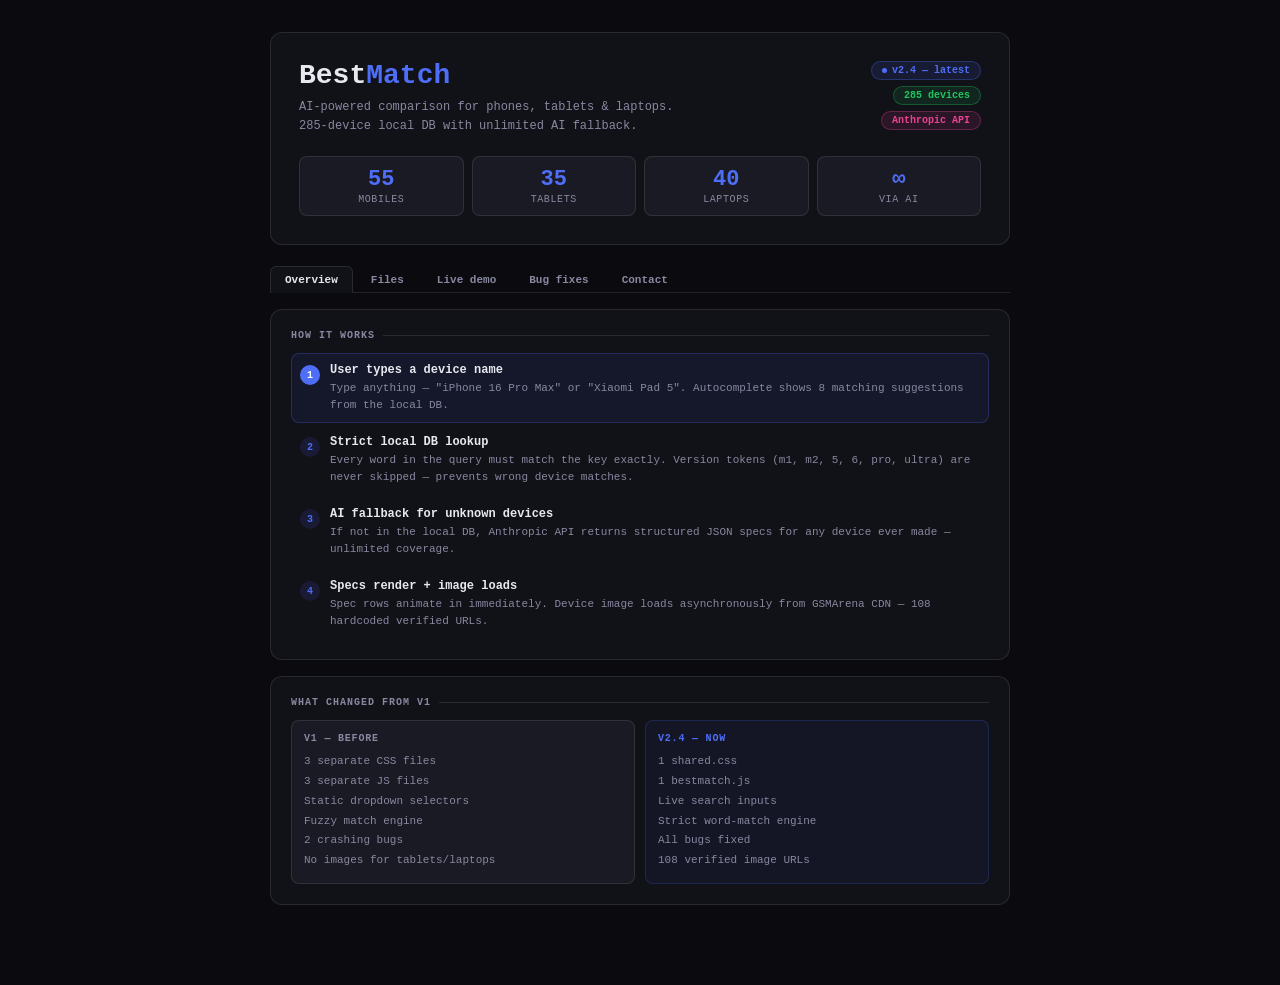
<file: docs/index.html>
<!DOCTYPE html>
<html lang="en">

<head>
    <meta charset="UTF-8">
    <meta name="viewport" content="width=device-width, initial-scale=1.0">
    <title>BestMatch — Interactive README</title>
    <link rel="icon" type="image/x-icon" href="../favicon.ico">
    <style>
        :root {
            --acc: #4f6ef7;
            --acc2: #e84393;
            --grn: #22c55e;
            --red: #ef4444;
            --bg: #0a0a0f;
            --bg2: #111118;
            --bg3: #1a1a24;
            --brd: rgba(255, 255, 255, 0.1);
            --txt: #e8e8f0;
            --txt2: #8888a0;
            --rad-md: 8px;
            --rad-lg: 12px;
        }

        * {
            box-sizing: border-box;
            margin: 0;
            padding: 0;
        }

        body {
            background: var(--bg);
            color: var(--txt);
            font-family: 'Courier New', Courier, monospace;
            min-height: 100vh;
        }

        a {
            color: inherit;
        }

        #wrap {
            max-width: 780px;
            margin: 0 auto;
            padding: 2rem 1.25rem 4rem;
        }

        .hero {
            background: var(--bg2);
            border: 0.5px solid var(--brd);
            border-radius: var(--rad-lg);
            padding: 1.75rem;
            margin-bottom: 1.25rem;
        }

        .hero-top {
            display: flex;
            align-items: flex-start;
            justify-content: space-between;
            gap: 12px;
            flex-wrap: wrap;
        }

        .hero-title {
            font-size: 28px;
            font-weight: 700;
            line-height: 1.1;
            margin-bottom: 6px;
        }

        .hero-title span {
            color: var(--acc);
        }

        .hero-sub {
            font-size: 12px;
            color: var(--txt2);
            line-height: 1.6;
            max-width: 400px;
        }

        .hero-badges {
            display: flex;
            flex-direction: column;
            gap: 6px;
            align-items: flex-end;
        }

        .badge {
            font-size: 10px;
            font-weight: 700;
            padding: 3px 10px;
            border-radius: 20px;
            border: 0.5px solid;
            white-space: nowrap;
        }

        .badge-blue {
            background: rgba(79, 110, 247, 0.12);
            border-color: rgba(79, 110, 247, 0.3);
            color: var(--acc);
        }

        .badge-pink {
            background: rgba(232, 67, 147, 0.12);
            border-color: rgba(232, 67, 147, 0.3);
            color: var(--acc2);
        }

        .badge-grn {
            background: rgba(34, 197, 94, 0.12);
            border-color: rgba(34, 197, 94, 0.3);
            color: var(--grn);
        }

        .dot {
            display: inline-block;
            width: 5px;
            height: 5px;
            border-radius: 50%;
            background: currentColor;
            margin-right: 5px;
            animation: pulse 2s infinite;
        }

        @keyframes pulse {

            0%,
            100% {
                opacity: 1;
                transform: scale(1)
            }

            50% {
                opacity: .4;
                transform: scale(.7)
            }
        }

        .stats-row {
            display: grid;
            grid-template-columns: repeat(4, 1fr);
            gap: 8px;
            margin-top: 1.25rem;
        }

        .stat {
            background: var(--bg3);
            border: 0.5px solid var(--brd);
            border-radius: var(--rad-md);
            padding: 10px 12px;
            text-align: center;
        }

        .stat-n {
            font-size: 22px;
            font-weight: 700;
            color: var(--acc);
        }

        .stat-l {
            font-size: 10px;
            color: var(--txt2);
            margin-top: 2px;
            text-transform: uppercase;
            letter-spacing: 0.06em;
        }

        .tab-bar {
            display: flex;
            gap: 3px;
            margin-bottom: 1rem;
            border-bottom: 0.5px solid var(--brd);
            flex-wrap: wrap;
        }

        .tab {
            background: none;
            border: 0.5px solid transparent;
            border-bottom: none;
            border-radius: 6px 6px 0 0;
            padding: 7px 14px;
            font-family: 'Courier New', monospace;
            font-size: 11px;
            font-weight: 700;
            color: var(--txt2);
            cursor: pointer;
            position: relative;
            top: 1px;
            transition: all .15s;
        }

        .tab:hover {
            color: var(--txt);
        }

        .tab.on {
            background: var(--bg2);
            border-color: var(--brd);
            border-bottom-color: var(--bg2);
            color: var(--txt);
        }

        .panel {
            display: none;
        }

        .panel.on {
            display: block;
        }

        .card {
            background: var(--bg2);
            border: 0.5px solid var(--brd);
            border-radius: var(--rad-lg);
            padding: 1.25rem;
            margin-bottom: 1rem;
        }

        .card-title {
            font-size: 10px;
            font-weight: 700;
            text-transform: uppercase;
            letter-spacing: .1em;
            color: var(--txt2);
            margin-bottom: 12px;
            display: flex;
            align-items: center;
            gap: 8px;
        }

        .card-title::after {
            content: '';
            flex: 1;
            height: 0.5px;
            background: var(--brd);
        }

        .step-list {
            display: flex;
            flex-direction: column;
            gap: 2px;
        }

        .step {
            display: flex;
            gap: 10px;
            padding: 9px 8px;
            border-radius: var(--rad-md);
            cursor: pointer;
            border: 0.5px solid transparent;
            transition: all .15s;
        }

        .step:hover {
            background: var(--bg3);
        }

        .step.on {
            background: rgba(79, 110, 247, 0.08);
            border-color: rgba(79, 110, 247, 0.25);
        }

        .step-num {
            width: 20px;
            height: 20px;
            border-radius: 50%;
            background: rgba(79, 110, 247, 0.12);
            color: var(--acc);
            font-size: 10px;
            font-weight: 700;
            display: flex;
            align-items: center;
            justify-content: center;
            flex-shrink: 0;
            margin-top: 2px;
            transition: all .15s;
        }

        .step.on .step-num {
            background: var(--acc);
            color: #fff;
        }

        .step-title {
            font-size: 12px;
            font-weight: 700;
            margin-bottom: 3px;
            color: var(--txt);
        }

        .step-desc {
            font-size: 11px;
            color: var(--txt2);
            line-height: 1.5;
        }

        .compare-grid {
            display: grid;
            grid-template-columns: repeat(2, minmax(0, 1fr));
            gap: 10px;
        }

        .compare-box {
            background: var(--bg3);
            border: 0.5px solid var(--brd);
            border-radius: var(--rad-md);
            padding: 12px;
        }

        .compare-box.new {
            background: rgba(79, 110, 247, 0.06);
            border-color: rgba(79, 110, 247, 0.2);
        }

        .compare-label {
            font-size: 10px;
            font-weight: 700;
            text-transform: uppercase;
            letter-spacing: .08em;
            color: var(--txt2);
            margin-bottom: 8px;
        }

        .compare-box.new .compare-label {
            color: var(--acc);
        }

        .compare-items {
            font-size: 11px;
            color: var(--txt2);
            line-height: 1.8;
        }

        .file-list {
            display: flex;
            flex-direction: column;
            gap: 3px;
        }

        .file-row {
            display: flex;
            align-items: center;
            gap: 10px;
            padding: 8px 10px;
            border-radius: var(--rad-md);
            cursor: pointer;
            border: 0.5px solid transparent;
            transition: all .15s;
            font-size: 12px;
        }

        .file-row:hover {
            background: var(--bg3);
        }

        .file-row.on {
            background: rgba(79, 110, 247, 0.08);
            border-color: rgba(79, 110, 247, 0.25);
        }

        .file-ico {
            font-size: 13px;
            width: 18px;
            text-align: center;
            flex-shrink: 0;
        }

        .file-name {
            font-weight: 700;
            flex: 1;
            color: var(--txt);
        }

        .ftag {
            font-size: 9px;
            font-weight: 700;
            padding: 2px 7px;
            border-radius: 10px;
        }

        .ftag-new {
            background: rgba(34, 197, 94, 0.12);
            color: var(--grn);
        }

        .ftag-upd {
            background: rgba(79, 110, 247, 0.12);
            color: var(--acc);
        }

        .ftag-del {
            background: rgba(239, 68, 68, 0.12);
            color: var(--red);
        }

        .file-detail {
            background: var(--bg3);
            border: 0.5px solid var(--brd);
            border-radius: var(--rad-md);
            padding: 12px 14px;
            margin-top: 8px;
            font-size: 11px;
            line-height: 1.6;
            color: var(--txt2);
            display: none;
        }

        .file-detail.on {
            display: block;
        }

        .file-detail code {
            background: var(--bg2);
            border: 0.5px solid var(--brd);
            border-radius: 4px;
            padding: 1px 5px;
            font-size: 10px;
            color: var(--acc);
        }

        .file-detail strong {
            color: var(--txt);
            font-weight: 700;
        }

        .codeblock {
            background: var(--bg3);
            border: 0.5px solid var(--brd);
            border-radius: var(--rad-md);
            padding: 12px 14px;
            margin: 8px 0;
            position: relative;
        }

        .codeblock pre {
            font-family: 'Courier New', monospace;
            font-size: 11px;
            line-height: 1.6;
            overflow-x: auto;
            color: var(--txt);
            white-space: pre;
        }

        .cbtn {
            position: absolute;
            top: 8px;
            right: 8px;
            background: var(--bg2);
            border: 0.5px solid var(--brd);
            border-radius: 6px;
            padding: 3px 8px;
            font-family: 'Courier New', monospace;
            font-size: 9px;
            cursor: pointer;
            color: var(--txt2);
            transition: all .15s;
        }

        .cbtn:hover {
            color: var(--acc);
            border-color: var(--acc);
        }

        .clabel {
            font-size: 9px;
            font-weight: 700;
            text-transform: uppercase;
            letter-spacing: .08em;
            color: var(--txt2);
            margin-bottom: 6px;
        }

        .deploy-step {
            display: flex;
            gap: 12px;
            align-items: flex-start;
            padding: 10px 8px;
            border-radius: var(--rad-md);
            transition: background .15s;
        }

        .deploy-step:hover {
            background: var(--bg3);
        }

        .dnum {
            width: 20px;
            height: 20px;
            border-radius: 4px;
            background: rgba(232, 67, 147, 0.12);
            color: var(--acc2);
            font-size: 10px;
            font-weight: 700;
            display: flex;
            align-items: center;
            justify-content: center;
            flex-shrink: 0;
            margin-top: 3px;
        }

        .dlabel {
            font-size: 12px;
            font-weight: 700;
            margin-bottom: 4px;
            color: var(--txt);
        }

        .bug-row {
            display: flex;
            gap: 8px;
            align-items: flex-start;
            padding: 8px;
            border-radius: var(--rad-md);
            margin-bottom: 3px;
        }

        .bug-row:hover {
            background: var(--bg3);
        }

        .btag {
            font-size: 9px;
            font-weight: 700;
            padding: 2px 6px;
            border-radius: 4px;
            flex-shrink: 0;
            margin-top: 2px;
            text-transform: uppercase;
            letter-spacing: .05em;
        }

        .btag-bug {
            background: rgba(239, 68, 68, 0.12);
            color: var(--red);
        }

        .btag-fix {
            background: rgba(34, 197, 94, 0.12);
            color: var(--grn);
        }

        .btext {
            font-size: 11px;
            color: var(--txt2);
            line-height: 1.5;
        }

        .btext strong {
            color: var(--txt);
            font-weight: 700;
        }

        .btext code {
            background: var(--bg3);
            border-radius: 3px;
            padding: 1px 4px;
            font-size: 10px;
            color: var(--acc);
        }

        .chip-row {
            display: flex;
            flex-wrap: wrap;
            gap: 6px;
            margin-bottom: 12px;
        }

        .chip {
            background: var(--bg3);
            border: 0.5px solid var(--brd);
            border-radius: 20px;
            padding: 4px 12px;
            font-size: 11px;
            cursor: pointer;
            color: var(--txt2);
            transition: all .15s;
        }

        .chip:hover,
        .chip.on {
            border-color: var(--acc);
            color: var(--acc);
            background: rgba(79, 110, 247, 0.08);
        }

        .demo-card {
            background: var(--bg3);
            border: 0.5px solid var(--brd);
            border-radius: var(--rad-md);
            overflow: hidden;
            display: none;
        }

        .demo-card.on {
            display: block;
        }

        .demo-header {
            padding: 12px 14px;
            border-bottom: 0.5px solid var(--brd);
            display: flex;
            align-items: center;
            justify-content: space-between;
        }

        .demo-name {
            font-size: 13px;
            font-weight: 700;
            color: var(--txt);
        }

        .demo-cat {
            font-size: 10px;
            color: var(--txt2);
            background: var(--bg2);
            border: 0.5px solid var(--brd);
            border-radius: 10px;
            padding: 2px 8px;
        }

        .spec-row {
            display: flex;
            justify-content: space-between;
            align-items: center;
            padding: 7px 14px;
            border-bottom: 0.5px solid var(--brd);
            font-size: 11px;
            transition: background .15s;
        }

        .spec-row:last-child {
            border-bottom: none;
        }

        .spec-row:hover {
            background: var(--bg2);
        }

        .spec-key {
            color: var(--txt2);
        }

        .spec-val {
            font-weight: 700;
            text-align: right;
            max-width: 60%;
            color: var(--txt);
        }

        .spec-row.price {
            background: rgba(79, 110, 247, 0.06);
        }

        .spec-row.price .spec-val {
            color: var(--acc);
            font-size: 13px;
        }

        .contact-link {
            display: flex;
            align-items: center;
            gap: 10px;
            padding: 10px 12px;
            border-radius: var(--rad-md);
            border: 0.5px solid var(--brd);
            background: var(--bg3);
            font-size: 12px;
            cursor: pointer;
            text-decoration: none;
            color: var(--txt);
            transition: border-color .15s;
            margin-bottom: 8px;
        }

        .contact-link:hover {
            border-color: var(--acc);
        }

        .cl-ico {
            font-size: 15px;
            width: 24px;
            text-align: center;
        }

        .cl-label {
            font-size: 10px;
            color: var(--txt2);
        }

        .cl-val {
            font-size: 12px;
            font-weight: 700;
        }

        .cl-arr {
            margin-left: auto;
            color: var(--txt2);
            font-size: 12px;
        }

        @media (max-width: 520px) {
            .stats-row {
                grid-template-columns: repeat(2, 1fr);
            }

            .compare-grid {
                grid-template-columns: 1fr;
            }

            .hero-badges {
                align-items: flex-start;
            }

            .tab {
                padding: 6px 10px;
                font-size: 10px;
            }
        }
    </style>
</head>

<body>
    <div id="wrap">

        <div class="hero">
            <div class="hero-top">
                <div>
                    <div class="hero-title">Best<span>Match</span></div>
                    <div class="hero-sub">AI-powered comparison for phones, tablets &amp; laptops. 285-device local DB
                        with unlimited AI fallback.</div>
                </div>
                <div class="hero-badges">
                    <span class="badge badge-blue"><span class="dot"></span>v2.4 &mdash; latest</span>
                    <span class="badge badge-grn">285 devices</span>
                    <span class="badge badge-pink">Anthropic API</span>
                </div>
            </div>
            <div class="stats-row">
                <div class="stat">
                    <div class="stat-n" id="cnt-mob">0</div>
                    <div class="stat-l">mobiles</div>
                </div>
                <div class="stat">
                    <div class="stat-n" id="cnt-tab">0</div>
                    <div class="stat-l">tablets</div>
                </div>
                <div class="stat">
                    <div class="stat-n" id="cnt-lap">0</div>
                    <div class="stat-l">laptops</div>
                </div>
                <div class="stat">
                    <div class="stat-n">&infin;</div>
                    <div class="stat-l">via AI</div>
                </div>
            </div>
        </div>

        <div class="tab-bar">
            <button class="tab on" onclick="switchTab('overview',this)">Overview</button>
            <button class="tab" onclick="switchTab('files',this)">Files</button>
            <button class="tab" onclick="switchTab('demo',this)">Live demo</button>
            <button class="tab" onclick="switchTab('fixes',this)">Bug fixes</button>
            <button class="tab" onclick="switchTab('contact',this)">Contact</button>
        </div>

        <div class="panel on" id="panel-overview">
            <div class="card">
                <div class="card-title">How it works</div>
                <div class="step-list">
                    <div class="step on" onclick="selectStep(this)">
                        <div class="step-num">1</div>
                        <div>
                            <div class="step-title">User types a device name</div>
                            <div class="step-desc">Type anything &mdash; "iPhone 16 Pro Max" or "Xiaomi Pad 5".
                                Autocomplete shows 8 matching suggestions from the local DB.</div>
                        </div>
                    </div>
                    <div class="step" onclick="selectStep(this)">
                        <div class="step-num">2</div>
                        <div>
                            <div class="step-title">Strict local DB lookup</div>
                            <div class="step-desc">Every word in the query must match the key exactly. Version tokens
                                (m1, m2, 5, 6, pro, ultra) are never skipped &mdash; prevents wrong device matches.
                            </div>
                        </div>
                    </div>
                    <div class="step" onclick="selectStep(this)">
                        <div class="step-num">3</div>
                        <div>
                            <div class="step-title">AI fallback for unknown devices</div>
                            <div class="step-desc">If not in the local DB, Anthropic API returns structured JSON specs
                                for any device ever made &mdash; unlimited coverage.</div>
                        </div>
                    </div>
                    <div class="step" onclick="selectStep(this)">
                        <div class="step-num">4</div>
                        <div>
                            <div class="step-title">Specs render + image loads</div>
                            <div class="step-desc">Spec rows animate in immediately. Device image loads asynchronously
                                from GSMArena CDN &mdash; 108 hardcoded verified URLs.</div>
                        </div>
                    </div>
                </div>
            </div>
            <div class="card">
                <div class="card-title">What changed from v1</div>
                <div class="compare-grid">
                    <div class="compare-box">
                        <div class="compare-label">v1 &mdash; before</div>
                        <div class="compare-items">3 separate CSS files<br>3 separate JS files<br>Static dropdown
                            selectors<br>Fuzzy match engine<br>2 crashing bugs<br>No images for tablets/laptops</div>
                    </div>
                    <div class="compare-box new">
                        <div class="compare-label">v2.4 &mdash; now</div>
                        <div class="compare-items">1 shared.css<br>1 bestmatch.js<br>Live search inputs<br>Strict
                            word-match engine<br>All bugs fixed<br>108 verified image URLs</div>
                    </div>
                </div>
            </div>
        </div>

        <div class="panel" id="panel-files">
            <div class="card">
                <div class="card-title">File structure &mdash; click a file to see details</div>
                <div class="file-list">
                    <div class="file-row on" onclick="selectFile(this,'bestmatch.js')"><span
                            class="file-ico">&#9881;</span><span class="file-name">bestmatch.js</span><span
                            class="ftag ftag-new">new</span></div>
                    <div class="file-row" onclick="selectFile(this,'shared.css')"><span
                            class="file-ico">&#10022;</span><span class="file-name">shared.css</span><span
                            class="ftag ftag-new">new</span></div>
                    <div class="file-row" onclick="selectFile(this,'index.html')"><span
                            class="file-ico">&#9633;</span><span class="file-name">index.html</span><span
                            class="ftag ftag-upd">updated</span></div>
                    <div class="file-row" onclick="selectFile(this,'tablet.html')"><span
                            class="file-ico">&#9633;</span><span class="file-name">tablet.html</span><span
                            class="ftag ftag-upd">updated</span></div>
                    <div class="file-row" onclick="selectFile(this,'laptop.html')"><span
                            class="file-ico">&#9633;</span><span class="file-name">laptop.html</span><span
                            class="ftag ftag-upd">updated</span></div>
                    <div class="file-row" onclick="selectFile(this,'old')"><span class="file-ico">&#10005;</span><span
                            class="file-name">index.js + tablet.js + laptop.js</span><span
                            class="ftag ftag-del">deleted</span></div>
                    <div class="file-row" onclick="selectFile(this,'css')"><span class="file-ico">&#10005;</span><span
                            class="file-name">index.css + tablet.css + laptop.css</span><span
                            class="ftag ftag-del">deleted</span></div>
                </div>
                <div id="file-detail" class="file-detail on"></div>
            </div>
        </div>

        <div class="panel" id="panel-contact">
            <div class="card">
                <div class="card-title">Contact</div>
                <a class="contact-link" href="mailto:imYash.Chaudhary2@gmail.com"><span class="cl-ico">&#9993;</span>
                    <div>
                        <div class="cl-label">Email</div>
                        <div class="cl-val">imYash.Chaudhary2@gmail.com</div>
                    </div><span class="cl-arr">&#8599;</span>
                </a>
                <a class="contact-link" href="https://bestmch.surge.sh" target="_blank"><span
                        class="cl-ico">&#11041;</span>
                    <div>
                        <div class="cl-label">Live site</div>
                        <div class="cl-val">bestmch.surge.sh</div>
                    </div><span class="cl-arr">&#8599;</span>
                </a>
                <a class="contact-link" href="https://github.com/imYashChaudhary2" target="_blank"><span
                        class="cl-ico">&#9672;</span>
                    <div>
                        <div class="cl-label">GitHub</div>
                        <div class="cl-val">imYashChaudhary2</div>
                    </div><span class="cl-arr">&#8599;</span>
                </a>
            </div>
        </div>

        <div class="panel" id="panel-demo">
            <div class="card">
                <div class="card-title">Live spec preview &mdash; click any device</div>
                <div class="chip-row" id="chips"></div>
                <div class="demo-card on" id="demo-out"></div>
            </div>
        </div>

        <div class="panel" id="panel-fixes">
            <div class="card">
                <div class="card-title">v1 bugs fixed in v2</div>
                <div class="bug-row"><span class="btag btag-bug">bug</span>
                    <div class="btext"><strong>laptop.js crash</strong> &mdash; called <code>LaptopData</code> (capital
                        L) &rarr; ReferenceError on every selection</div>
                </div>
                <div class="bug-row"><span class="btag btag-fix">fixed</span>
                    <div class="btext">Removed laptop.js entirely, all logic moved to <code>bestmatch.js</code></div>
                </div>
                <div class="bug-row" style="margin-top:6px"><span class="btag btag-bug">bug</span>
                    <div class="btext"><strong>tablet.js crash</strong> &mdash; <code>updateComparison()</code>
                        referenced missing DOM IDs <code>image1</code>, <code>specs1</code></div>
                </div>
                <div class="bug-row"><span class="btag btag-fix">fixed</span>
                    <div class="btext">Rebuilt tablet page with dynamic search cards &mdash; IDs no longer needed</div>
                </div>
                <div class="bug-row" style="margin-top:6px"><span class="btag btag-bug">bug</span>
                    <div class="btext"><strong>Wrong device matched</strong> &mdash; typing "xiaomi pad 5" returned iPad
                        Air M2 (fuzzy scoring)</div>
                </div>
                <div class="bug-row"><span class="btag btag-fix">fixed</span>
                    <div class="btext">Strict engine: every query word must appear in the key. Version tokens
                        (m1/m2/5/6/pro) enforce exact variant matching</div>
                </div>
                <div class="bug-row" style="margin-top:6px"><span class="btag btag-bug">bug</span>
                    <div class="btext"><strong>Images missing for tablets &amp; laptops</strong> &mdash; GSMArena paths
                        were guessed incorrectly</div>
                </div>
                <div class="bug-row"><span class="btag btag-fix">fixed</span>
                    <div class="btext">108 verified CDN URLs hardcoded per device. AI fallback fetches correct URL for
                        unknown devices</div>
                </div>
                <div class="bug-row" style="margin-top:6px"><span class="btag btag-bug">bug</span>
                    <div class="btext"><strong>3 duplicate CSS + JS files</strong> &mdash; index/tablet/laptop each had
                        their own nearly-identical stylesheet</div>
                </div>
                <div class="bug-row"><span class="btag btag-fix">fixed</span>
                    <div class="btext">Single <code>shared.css</code> and <code>bestmatch.js</code> serve all three
                        pages via <code>data-category</code> on <code>&lt;body&gt;</code></div>
                </div>
            </div>
        </div>

    </div>
    <script>
        var FILE_INFO = {
            'bestmatch.js': 'Core engine &mdash; 285-device local database, strict word-match algorithm, 108 hardcoded GSMArena image URLs, Anthropic API fallback for unknown devices. All three categories (mobile/tablet/laptop) are driven by <code>data-category</code> on <code>&lt;body&gt;</code> &mdash; one file serves all pages.',
            'shared.css': 'Unified stylesheet replacing three near-identical files (index.css, tablet.css, laptop.css). Courier New font, dark theme with CSS variables, glassmorphism sticky header, animated spec rows, responsive grid: 3-col &rarr; 2-col &rarr; 1-col.',
            'index.html': '<strong>Mobiles page</strong> &mdash; live search inputs replace static <code>&lt;select&gt;</code> dropdowns. Sets <code>data-category="mobile"</code> on <code>&lt;body&gt;</code>. Links only to <code>shared.css</code> and <code>bestmatch.js</code>.',
            'tablet.html': '<strong>Tablets page</strong> &mdash; fixes broken <code>updateComparison()</code> that referenced non-existent DOM IDs. Rebuilt with search cards. Sets <code>data-category="tablet"</code>.',
            'laptop.html': '<strong>Laptops page</strong> &mdash; fixes the <code>LaptopData</code> ReferenceError crash. Rebuilt with search cards. Sets <code>data-category="laptop"</code>.',
            'old': '<strong>Deleted &mdash; old JS files.</strong> Had duplicated logic and critical bugs. Fully replaced by <code>bestmatch.js</code>. Run: <code>git rm index.js tablet.js laptop.js</code>',
            'css': '<strong>Deleted &mdash; old CSS files.</strong> Three nearly-identical files replaced by one <code>shared.css</code>. Run: <code>git rm index.css tablet.css laptop.css</code>',
        };
        var DEMO = {
            'iPhone 16 Pro Max': { cat: 'Mobile', Display: '6.9" OLED 2868x1320, 120Hz', Processor: 'Apple A18 Pro (3nm)', Camera: '48MP + 48MP UW + 12MP 5x', 'RAM / Storage': '8GB / 256GB-1TB', Battery: '4685mAh, 30W wired', Price: 'Starting at $1,199' },
            'Galaxy S25 Ultra': { cat: 'Mobile', Display: '6.9" QHD+ AMOLED, 120Hz', Processor: 'Snapdragon 8 Elite (3nm)', Camera: '200MP + 50MP UW + 50MP 5x', 'RAM / Storage': '12GB / 256GB-1TB', Battery: '5000mAh, 45W wired', Price: 'Starting at $1,299' },
            'Google Pixel 9 Pro': { cat: 'Mobile', Display: '6.3" LTPO OLED, 1-120Hz', Processor: 'Tensor G4 (4nm)', Camera: '50MP + 48MP UW + 48MP 5x', 'RAM / Storage': '16GB / 128GB-1TB', Battery: '4700mAh, 37W wired', Price: 'Starting at $999' },
            'OnePlus 13': { cat: 'Mobile', Display: '6.82" QHD+ AMOLED, 120Hz', Processor: 'Snapdragon 8 Elite (3nm)', Camera: '50MP + 50MP UW + 50MP 3x', 'RAM / Storage': '12GB / 256GB-512GB', Battery: '6000mAh, 100W wired', Price: 'Starting at $899' },
            'iPad Pro M4': { cat: 'Tablet', Display: '11" Ultra Retina XDR OLED, 120Hz', Processor: 'Apple M4 (10-core)', Camera: '12MP wide + LiDAR', 'RAM / Storage': '8GB-16GB / 256GB-2TB', Battery: 'Up to 10 hrs', Price: 'Starting at $999' },
            'iPad Air M1': { cat: 'Tablet', Display: '10.9" Liquid Retina IPS, 60Hz', Processor: 'Apple M1 (5nm, 8-core)', Camera: '12MP wide | 12MP UW front', 'RAM / Storage': '8GB / 64GB-256GB', Battery: 'Up to 10 hrs', Price: 'Starting at $499' },
            'Xiaomi Pad 5': { cat: 'Tablet', Display: '11" IPS LCD 2560x1600, 120Hz', Processor: 'Snapdragon 860 (7nm)', Camera: '13MP | 8MP front', 'RAM / Storage': '6GB / 128GB-256GB', Battery: '8720mAh, 33W wired', Price: 'Starting at $299' },
            'MacBook Pro M4': { cat: 'Laptop', Display: '14.2" Liquid Retina XDR, 120Hz', Processor: 'Apple M4 (10-core CPU)', Memory: '16GB-32GB unified', Storage: '512GB-4TB SSD', 'Battery Life': 'Up to 24 hours', GPU: 'Apple 10-core GPU', Price: 'Starting at $1,599' },
            'MacBook Air M1': { cat: 'Laptop', Display: '13.3" Retina IPS, 60Hz', Processor: 'Apple M1 (5nm, 8-core)', Memory: '8GB-16GB unified', Storage: '256GB-2TB SSD', 'Battery Life': 'Up to 18 hours', GPU: 'Apple 7/8-core GPU', Price: 'Starting at $799' },
            'Dell XPS 15': { cat: 'Laptop', Display: '15.6" OLED 3.5K touch, 60Hz', Processor: 'Intel Core i9-13900H', Memory: '16GB-64GB DDR5', Storage: '512GB-4TB SSD', 'Battery Life': 'Up to 13 hours', GPU: 'NVIDIA RTX 4060 8GB', Price: 'Starting at $1,699' },
            'Razer Blade 16': { cat: 'Laptop', Display: '16" QHD+ OLED, 240Hz', Processor: 'Intel Core i9-14900HX', Memory: '32GB DDR5', Storage: '1TB PCIe 5.0 SSD', 'Battery Life': 'Up to 6 hours', GPU: 'NVIDIA RTX 4090 16GB', Price: 'Starting at $3,499' },
        };
        function switchTab(id, el) { document.querySelectorAll('.tab').forEach(function (t) { t.classList.remove('on') }); document.querySelectorAll('.panel').forEach(function (p) { p.classList.remove('on') }); el.classList.add('on'); document.getElementById('panel-' + id).classList.add('on'); }
        function selectStep(el) { document.querySelectorAll('.step').forEach(function (s) { s.classList.remove('on') }); el.classList.add('on'); }
        function selectFile(el, key) { document.querySelectorAll('.file-row').forEach(function (r) { r.classList.remove('on') }); el.classList.add('on'); var det = document.getElementById('file-detail'); det.innerHTML = FILE_INFO[key] || ''; det.classList.add('on'); }
        function showDemo(name) { document.querySelectorAll('.chip').forEach(function (c) { c.classList.remove('on') }); document.querySelector('.chip[data-name="' + name + '"]').classList.add('on'); var d = DEMO[name]; var specs = Object.entries(d).filter(function (e) { return e[0] !== 'cat' }); document.getElementById('demo-out').innerHTML = '<div class="demo-header"><div class="demo-name">' + name + '</div><div class="demo-cat">' + d.cat + '</div></div>' + specs.map(function (e) { return '<div class="spec-row' + (e[0] === 'Price' ? ' price' : '') + '"><span class="spec-key">' + e[0] + '</span><span class="spec-val">' + e[1] + '</span></div>' }).join(''); document.getElementById('demo-out').classList.add('on'); }
        function cp(btn, text) { navigator.clipboard.writeText(text).then(function () { btn.textContent = 'copied!'; setTimeout(function () { btn.textContent = 'copy' }, 1500) }); }
        function animateCount(id, target) { var n = 0, el = document.getElementById(id), inc = Math.ceil(target / 30), t = setInterval(function () { n = Math.min(n + inc, target); el.textContent = n; if (n >= target) clearInterval(t) }, 30); }
        window.addEventListener('DOMContentLoaded', function () {
            animateCount('cnt-mob', 55); animateCount('cnt-tab', 35); animateCount('cnt-lap', 40);
            var chips = document.getElementById('chips');
            Object.keys(DEMO).forEach(function (name) { var c = document.createElement('span'); c.className = 'chip'; c.dataset.name = name; c.textContent = name; c.onclick = function () { showDemo(name) }; chips.appendChild(c); });
            showDemo('iPhone 16 Pro Max');
            document.getElementById('file-detail').innerHTML = FILE_INFO['bestmatch.js'];
            document.getElementById('file-detail').classList.add('on');

        });
    </script>
</body>

</html>
</file>
